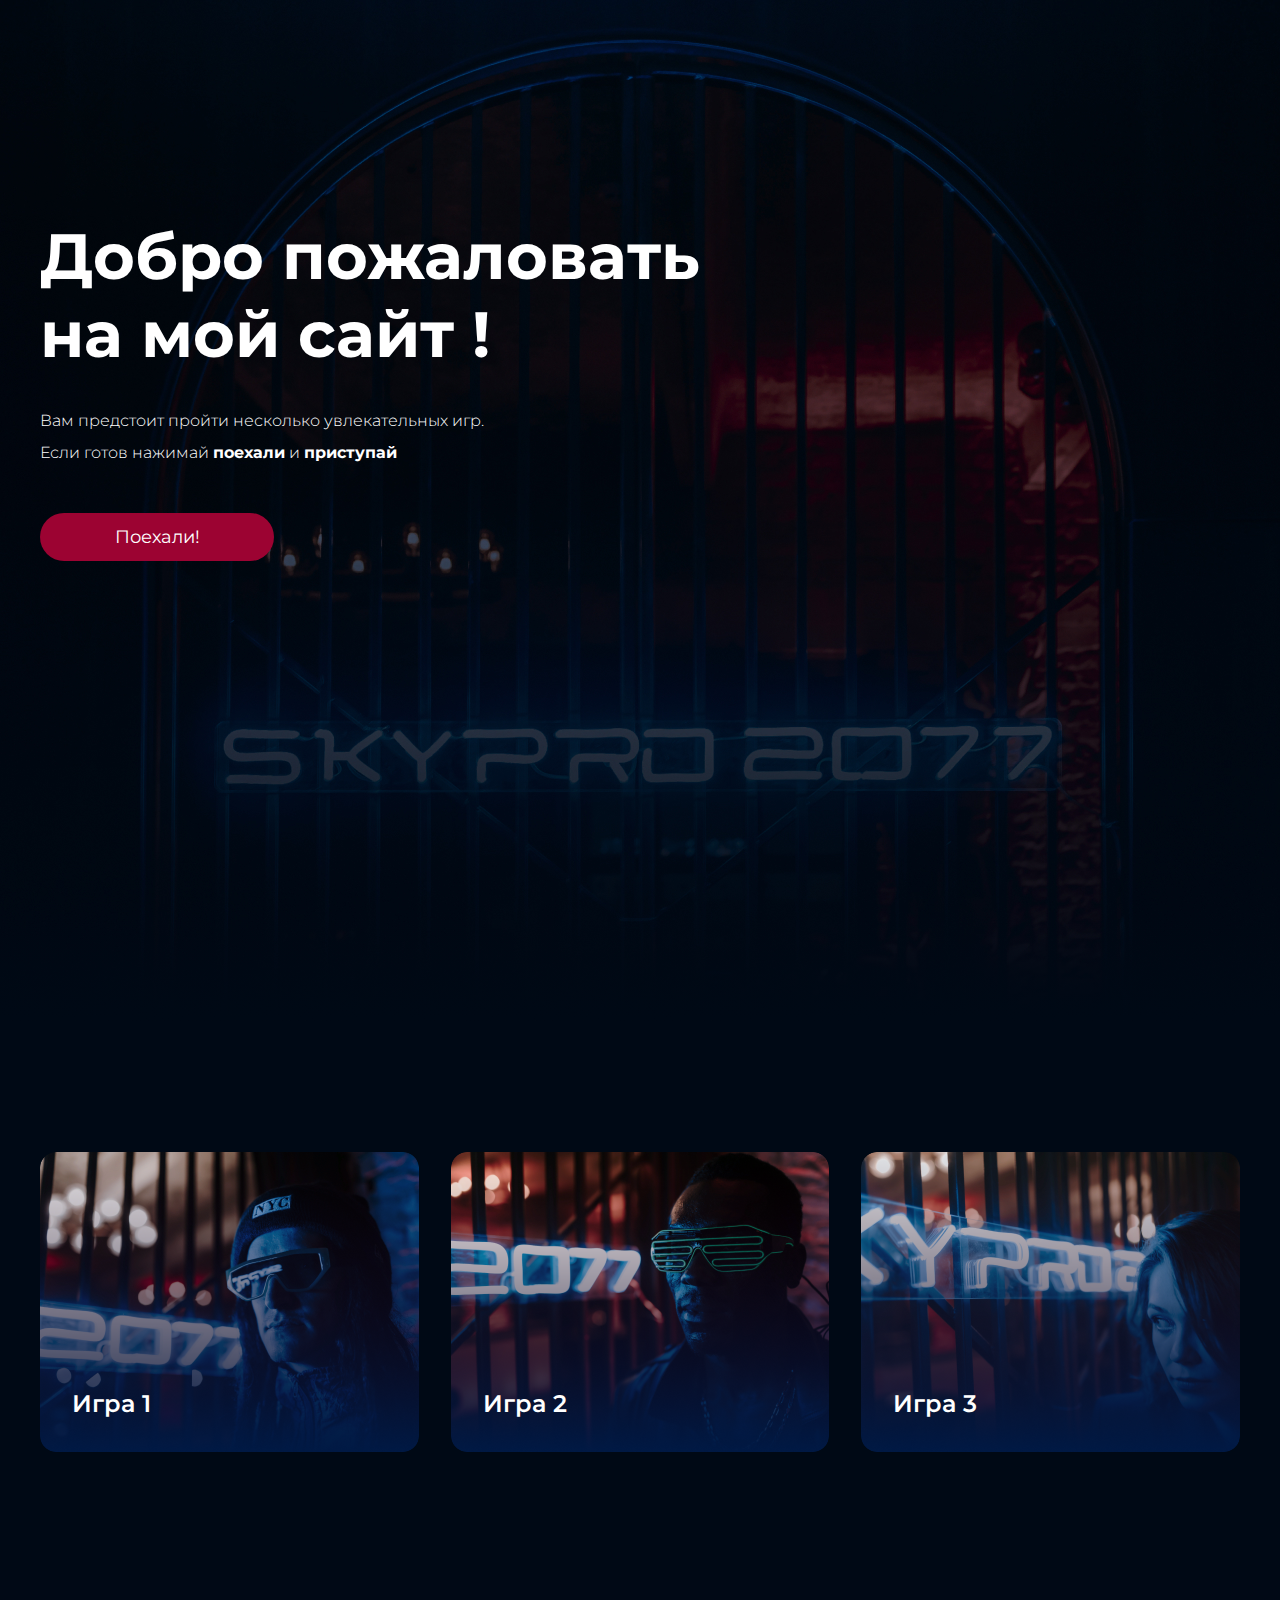
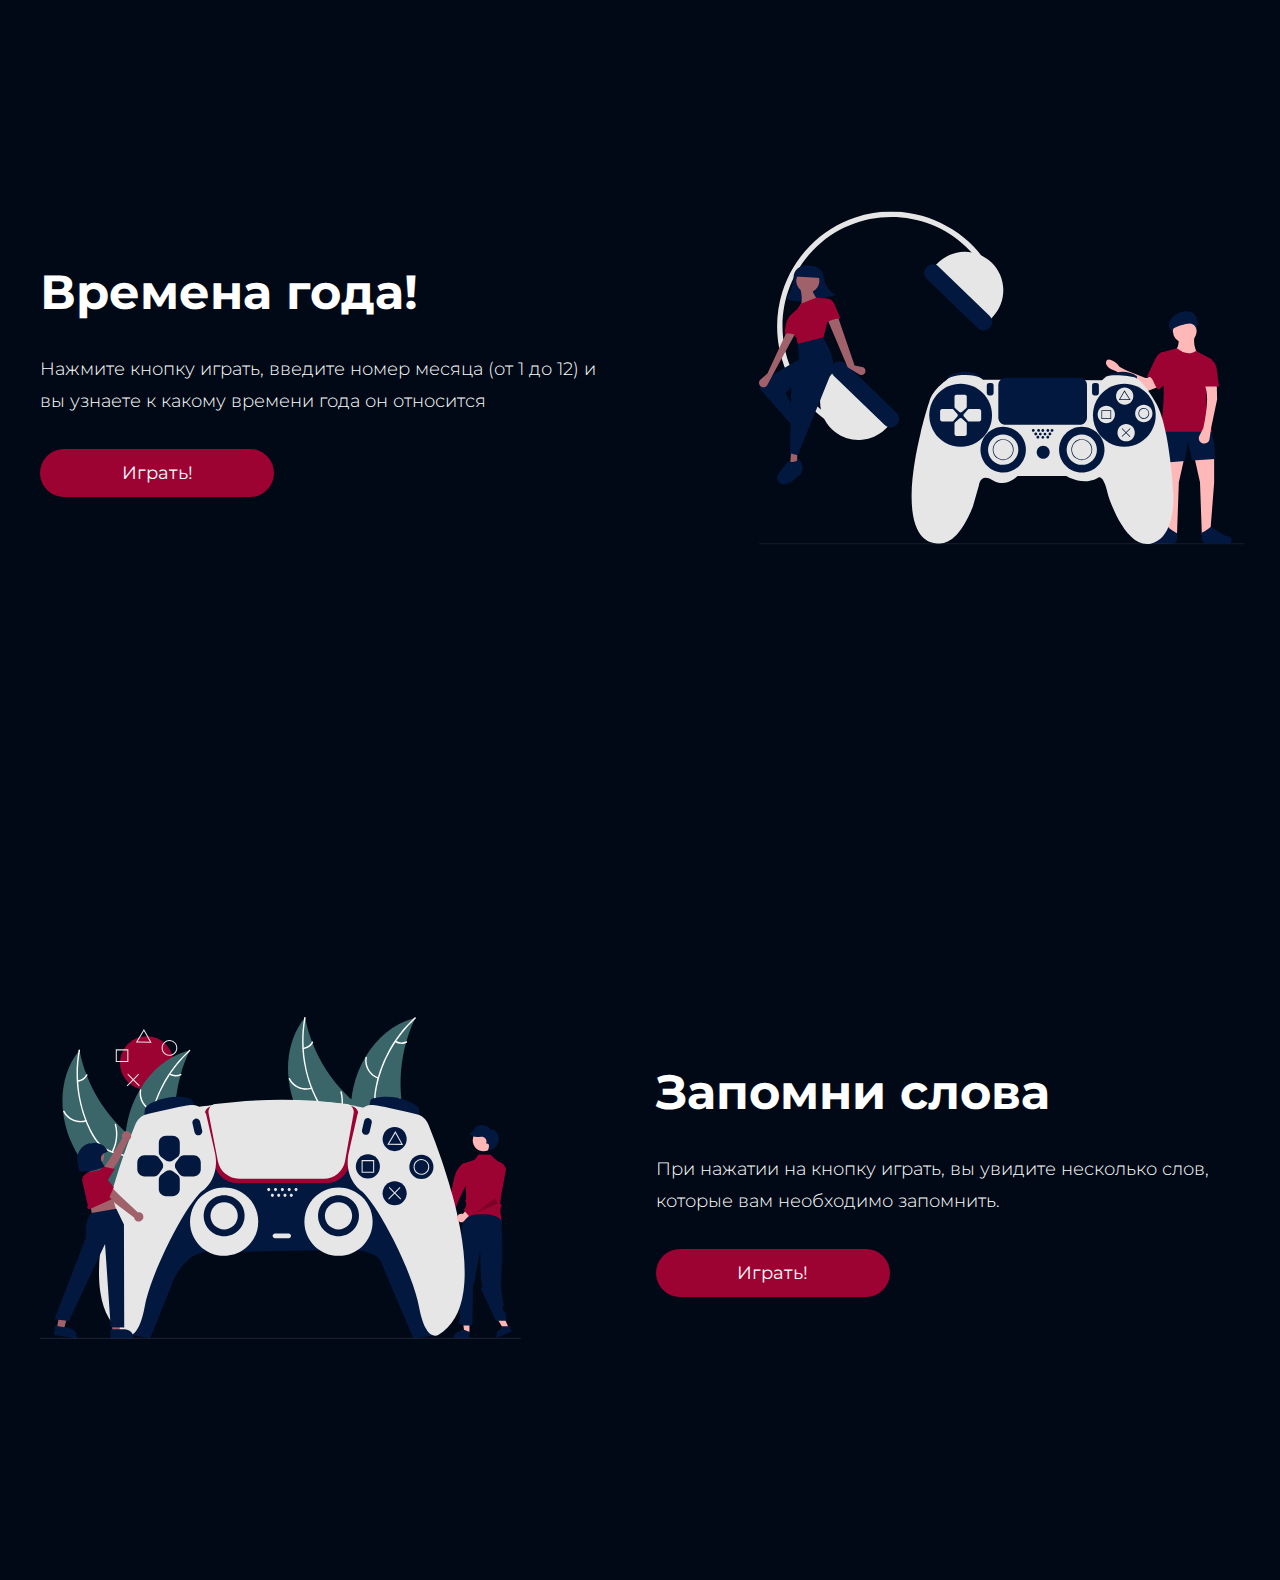
<file: index.html>
<!DOCTYPE html>
<html lang="ru">
<head>
    <meta charset="UTF-8">
    <meta name="viewport" content="width=device-width, initial-scale=1.0">
    <title>Добро пожаловать на мой сайт !</title>
    <link rel="preconnect" href="https://fonts.googleapis.com">
    <link rel="preconnect" href="https://fonts.gstatic.com" crossorigin>
    <link href="https://fonts.googleapis.com/css2?family=Montserrat:wght@400;500;600&display=swap" rel="stylesheet">
    <link rel="stylesheet" href="style.css">
</head>
<body>
    <div class="top center">
        <h1 class="title">Добро пожаловать<br>на мой сайт !</h1> 
        <p class="top_text">Вам предстоит пройти несколько увлекательных игр. Если готов нажимай <span class="text">поехали</span> и <span class="text">приступай</span></p>
        <a href="#" class="button-go">Поехали!</a>
    </div>
    <div class="games games__box center">
        <a onclick="getSeason()" href="#" class="games__item games__item_1">
            <p class="games__text">Игра 1</p>
        </a>
        <a onclick="rememberWords()" href="#" class="games__item games__item_2">
            <p class="games__text">Игра 2</p>
        </a>
        <a href="#" class="games__item games__item_3">
            <p class="games__text">Игра 3</p>
        </a>
    </div>
    <div class="seasons center">
        <div class="box-month">
            <h1 class="title_text">Времена года!</h1>
            <p class="month">Нажмите кнопку играть, введите номер месяца (от 1 до 12) и вы узнаете к какому времени года он относится</p>
            <a onclick="getSeason()" href="#" class="button-month">Играть!</a>
        </div>
        <div class="svg" href="#">
            <svg class="svg_image" width="485" height="334" viewBox="0 0 485 334" fill="none" xmlns="http://www.w3.org/2000/svg">
                <g clip-path="url(#clip0_700_26)">
                <path d="M416.377 139.54C423.062 146.577 430.52 147.7 438.752 142.909C435.298 137.353 434.475 131.309 435.396 124.942H419.36C420.071 130.537 419.88 135.746 416.377 139.54Z" fill="#FFB8B8"/>
                <path d="M442.854 323.699L451.431 319.208L455.16 271.671V246.592L435.396 246.218L440.989 271.297L442.854 323.699Z" fill="#FFB8B8"/>
                <path d="M417.992 323.699L409.415 319.208L405.686 271.671V246.592L425.45 246.218L419.856 271.297L417.992 323.699Z" fill="#FFB8B8"/>
                <path d="M404.817 251.832L425.7 249.961L429.056 230.871L433.158 249.587L455.906 248.089C456.403 238.994 455.141 229.634 452.177 220.016L402.206 218.893L404.817 251.832Z" fill="#03183F"/>
                <path d="M383.111 180.14L357.991 160.724C357.73 160.523 357.443 160.358 357.138 160.233L353.487 158.742C350.555 157.545 344.969 153.561 347.693 149.46C349.89 146.153 358.297 152.077 359.331 154.271C359.658 154.962 360.194 155.531 360.863 155.898L365.968 158.706C366.092 158.774 366.22 158.835 366.351 158.888L385.787 166.795C386.326 167.015 386.909 167.102 387.488 167.049C388.067 166.997 388.625 166.806 389.116 166.494L392.639 164.251C393.141 163.932 393.712 163.74 394.304 163.693C394.896 163.645 395.49 163.743 396.036 163.978C396.581 164.213 397.062 164.577 397.435 165.041C397.809 165.504 398.065 166.051 398.18 166.636L399.344 172.535C399.512 173.385 399.375 174.266 398.957 175.024C398.539 175.781 397.868 176.366 397.062 176.675L386.641 180.661C386.058 180.885 385.427 180.954 384.808 180.863C384.19 180.772 383.606 180.523 383.111 180.14Z" fill="#FFB8B8"/>
                <path d="M387.777 165.994C394.732 164.122 394.002 173.875 399.308 178.67L409.741 170.403L403.698 141.037C402.077 141.502 400.585 142.339 399.342 143.482C398.098 144.625 397.137 146.043 396.533 147.623L387.777 165.994Z" fill="#9C0332"/>
                <path d="M400.715 220.765H453.296C444.786 197.747 445.615 174.074 452.86 149.95C452.982 149.549 452.961 149.118 452.8 148.732C452.639 148.346 452.349 148.028 451.98 147.833L436.887 139.915C430.963 143.784 424.596 142.595 417.869 137.294L401.46 141.786C405.927 168.713 406.054 195.087 400.715 220.765Z" fill="#9C0332"/>
                <path d="M413.862 332.491L391.95 333.423C390.996 333.464 390.06 333.149 389.324 332.539C388.587 331.928 388.102 331.066 387.96 330.118C387.818 329.161 388.036 328.184 388.574 327.381C389.111 326.577 389.928 326.003 390.865 325.773L394.582 324.858L409.19 316.36C411.354 318.609 414.334 320.511 417.977 322.131L418.02 328.106C418.028 329.235 417.599 330.323 416.824 331.141C416.048 331.959 414.986 332.443 413.862 332.491Z" fill="#03183F"/>
                <path d="M484.783 333.5H0.176254V332.298H485L484.783 333.5Z" fill="#3F3D56" fill-opacity="0.4"/>
                <path d="M446.801 332.157L468.714 333.089C469.668 333.13 470.604 332.815 471.34 332.204C472.077 331.594 472.562 330.732 472.704 329.784C472.846 328.827 472.628 327.85 472.09 327.047C471.553 326.243 470.736 325.669 469.799 325.439L466.082 324.524L451.474 316.026C449.31 318.275 446.33 320.177 442.687 321.797L442.644 327.772C442.636 328.901 443.065 329.989 443.84 330.807C444.616 331.625 445.677 332.109 446.801 332.157Z" fill="#03183F"/>
                <path d="M425.7 131.68C432.291 131.68 437.633 126.317 437.633 119.702C437.633 113.087 432.291 107.724 425.7 107.724C419.109 107.724 413.767 113.087 413.767 119.702C413.767 126.317 419.109 131.68 425.7 131.68Z" fill="#FFB8B8"/>
                <path d="M444.346 217.022L440.403 224.716C440.056 225.395 439.855 226.14 439.814 226.903C439.774 227.665 439.895 228.428 440.169 229.14C440.443 229.852 440.864 230.498 441.404 231.036C441.945 231.573 442.592 231.989 443.305 232.257C444.058 232.541 444.866 232.652 445.668 232.581C446.47 232.511 447.246 232.261 447.939 231.85C448.633 231.438 449.225 230.877 449.674 230.206C450.122 229.535 450.416 228.771 450.532 227.972L452.177 216.648L458.144 188.2L457.771 173.977H445.838C449.908 184.556 447.889 200.16 444.346 217.022Z" fill="#FFB8B8"/>
                <path d="M443.973 175.474H460.008L457.681 157.822C457.365 155.428 456.457 153.152 455.04 151.201C453.622 149.25 451.741 147.686 449.567 146.652L443.973 175.474Z" fill="#9C0332"/>
                <path d="M438.387 113.104C438.625 111.504 438.525 109.872 438.093 108.313C437.661 106.755 436.906 105.305 435.879 104.058C433.843 101.64 430.43 99.6609 424.768 100.595C412.415 102.632 408.853 112.954 410.063 115.55C411.273 118.146 414.983 124.164 414.983 124.164C414.983 124.164 412.26 118.207 415.215 116.994C418.17 115.782 429.605 111.005 433.597 113.157C434.726 113.726 435.686 114.586 436.377 115.649C437.068 116.711 437.466 117.939 437.531 119.206L438.387 113.104Z" fill="#03183F"/>
                <path d="M234.139 63.2548L229.341 65.6983C223.815 54.776 216.493 44.867 207.685 36.3878C164.426 -5.35464 95.3993 -3.98991 53.812 39.43C12.2248 82.8499 13.5844 152.134 56.8429 193.877C65.0762 201.838 74.5085 208.445 84.7924 213.457L82.4453 218.316C66.1449 210.372 51.9618 198.649 41.0677 184.115C30.1737 169.581 22.8815 152.653 19.7936 134.731C16.7058 116.809 17.9109 98.4071 23.3094 81.045C28.708 63.6829 38.145 47.8594 50.8407 34.8818C63.5364 21.9042 79.1264 12.1451 96.3226 6.41078C113.519 0.676456 131.828 -0.868477 149.736 1.90363C167.645 4.67573 184.64 11.6853 199.316 22.3532C213.992 33.0211 225.928 47.041 234.139 63.2548Z" fill="#E6E6E6"/>
                <path d="M71.8174 163.721C64.7602 171.089 60.9081 180.97 61.1087 191.189C61.3092 201.407 65.5459 211.128 72.8867 218.211C80.2275 225.295 90.0711 229.161 100.252 228.96C110.433 228.759 120.117 224.506 127.174 217.138L133.784 210.237L78.4273 156.82L71.8174 163.721Z" fill="#E6E6E6"/>
                <path d="M74.7183 152.9C73.1474 154.544 72.2903 156.746 72.335 159.024C72.3797 161.301 73.3225 163.467 74.9566 165.048L125.73 214.042C127.366 215.621 129.561 216.483 131.831 216.438C134.1 216.393 136.259 215.445 137.832 213.802C139.406 212.16 140.264 209.957 140.22 207.679C140.175 205.401 139.23 203.234 137.594 201.655L86.8206 152.661C85.1829 151.084 82.989 150.224 80.7201 150.269C78.4513 150.314 76.2928 151.26 74.7183 152.9Z" fill="#03183F"/>
                <path d="M227.001 112.912L233.611 106.011C240.668 98.6427 244.52 88.7624 244.32 78.5435C244.119 68.3246 239.883 58.6042 232.542 51.5206C228.907 48.0132 224.619 45.2588 219.924 43.4145C215.229 41.5703 210.218 40.6723 205.176 40.772C194.996 40.9733 185.311 45.2258 178.254 52.5939L171.644 59.4952L227.001 112.912Z" fill="#E6E6E6"/>
                <path d="M167.596 55.9295C166.025 57.5734 165.168 59.7755 165.213 62.0528C165.258 64.3301 166.2 66.4966 167.835 68.0771L218.608 117.071C220.245 118.648 222.438 119.509 224.707 119.463C226.976 119.417 229.133 118.469 230.706 116.827C232.278 115.186 233.137 112.984 233.093 110.707C233.049 108.43 232.106 106.264 230.472 104.684L179.699 55.6903C178.061 54.1135 175.867 53.2533 173.598 53.2981C171.329 53.343 169.171 54.2893 167.596 55.9295Z" fill="#03183F"/>
                <path d="M189.014 169.153V165.173C189.014 165.173 206.32 155.402 220.381 165.173V168.791L189.014 169.153Z" fill="#03183F"/>
                <path d="M346.569 169.153V165.173C346.569 165.173 363.875 155.402 377.936 165.173V168.791L346.569 169.153Z" fill="#03183F"/>
                <path d="M240.932 168.792H223.986C223.986 168.792 219.66 163.725 205.239 164.087C190.817 164.449 187.933 168.792 187.933 168.792C187.933 168.792 173.692 178.381 170.447 190.324C170.447 190.324 152.961 242.977 152.6 284.232C152.24 325.487 168.103 331.277 176.396 332.362C184.688 333.448 199.47 332.001 213.891 295.45L220.021 274.099C220.021 274.099 221.102 261.433 234.082 269.395C247.061 277.356 258.598 265.052 258.598 265.052H307.271C307.271 265.052 323.495 275.185 338.277 267.224C338.277 267.224 344.045 259.624 349.453 285.318C349.453 285.318 366.038 338.153 391.636 332.724C417.234 327.296 414.35 283.146 414.35 283.146C414.35 283.146 410.925 215.655 396.864 191.771C396.864 191.771 383.344 166.982 374.33 165.896C374.33 165.896 354.861 162.278 347.29 165.535L342.964 169.153L240.932 168.792Z" fill="#E6E6E6"/>
                <path d="M201.633 235.74C218.957 235.74 233 221.644 233 204.256C233 186.868 218.957 172.772 201.633 172.772C184.31 172.772 170.266 186.868 170.266 204.256C170.266 221.644 184.31 235.74 201.633 235.74Z" fill="#03183F"/>
                <path d="M365.317 235.74C382.64 235.74 396.684 221.644 396.684 204.256C396.684 186.868 382.64 172.772 365.317 172.772C347.994 172.772 333.95 186.868 333.95 204.256C333.95 221.644 347.994 235.74 365.317 235.74Z" fill="#03183F"/>
                <path d="M207.099 197.235L202.917 200.948C202.563 201.261 202.107 201.434 201.635 201.434C201.163 201.434 200.707 201.261 200.353 200.948L196.164 197.235C195.959 197.054 195.795 196.832 195.682 196.582C195.568 196.333 195.509 196.062 195.508 195.788V185.572C195.509 185.056 195.713 184.562 196.077 184.198C196.441 183.833 196.934 183.629 197.447 183.629H205.83C206.343 183.628 206.836 183.832 207.2 184.195C207.564 184.559 207.769 185.053 207.77 185.568V195.781C207.767 196.057 207.706 196.33 207.591 196.581C207.475 196.832 207.307 197.055 207.099 197.235Z" fill="#E6E6E6"/>
                <path d="M207.099 211.273L202.917 207.564C202.563 207.251 202.107 207.078 201.635 207.078C201.163 207.078 200.707 207.251 200.353 207.564L196.164 211.277C195.959 211.458 195.795 211.68 195.682 211.93C195.568 212.179 195.509 212.45 195.508 212.724V222.929C195.507 223.445 195.71 223.939 196.072 224.304C196.435 224.669 196.927 224.875 197.44 224.876H205.83C206.343 224.877 206.836 224.673 207.2 224.309C207.564 223.946 207.769 223.452 207.77 222.936V212.728C207.767 212.451 207.706 212.179 207.591 211.928C207.475 211.677 207.307 211.454 207.099 211.273Z" fill="#E6E6E6"/>
                <path d="M194.642 209.749L198.341 205.544C198.653 205.189 198.825 204.731 198.825 204.258C198.825 203.784 198.653 203.327 198.341 202.971L194.642 198.766C194.462 198.561 194.24 198.396 193.991 198.282C193.743 198.169 193.473 198.109 193.2 198.108H183.033C182.519 198.109 182.027 198.314 181.664 198.679C181.301 199.044 181.097 199.539 181.097 200.055V208.468C181.096 208.984 181.299 209.478 181.661 209.843C182.024 210.209 182.516 210.414 183.029 210.415H193.204C193.477 210.412 193.746 210.351 193.994 210.237C194.242 210.122 194.463 209.956 194.642 209.749Z" fill="#E6E6E6"/>
                <path d="M208.628 209.749L204.936 205.541C204.623 205.186 204.451 204.728 204.451 204.254C204.451 203.78 204.623 203.323 204.936 202.968L208.635 198.763C208.815 198.557 209.037 198.392 209.286 198.278C209.534 198.165 209.804 198.106 210.077 198.104H220.244C220.758 198.103 221.25 198.307 221.614 198.671C221.978 199.034 222.183 199.528 222.184 200.044V208.465C222.185 208.98 221.982 209.475 221.619 209.84C221.257 210.205 220.765 210.411 220.251 210.412H210.081C209.805 210.411 209.534 210.352 209.283 210.238C209.032 210.124 208.809 209.957 208.628 209.749Z" fill="#E6E6E6"/>
                <path d="M244.177 261.433C256.721 261.433 266.89 251.226 266.89 238.635C266.89 226.044 256.721 215.836 244.177 215.836C231.632 215.836 221.463 226.044 221.463 238.635C221.463 251.226 231.632 261.433 244.177 261.433Z" fill="#03183F"/>
                <path d="M322.774 261.433C335.318 261.433 345.488 251.226 345.488 238.635C345.488 226.044 335.318 215.836 322.774 215.836C310.229 215.836 300.06 226.044 300.06 238.635C300.06 251.226 310.229 261.433 322.774 261.433Z" fill="#03183F"/>
                <path d="M244.177 253.834C252.54 253.834 259.319 247.029 259.319 238.635C259.319 230.241 252.54 223.436 244.177 223.436C235.814 223.436 229.034 230.241 229.034 238.635C229.034 247.029 235.814 253.834 244.177 253.834Z" fill="#E6E6E6"/>
                <path d="M244.177 249.129C242.109 249.129 240.087 248.514 238.368 247.361C236.648 246.208 235.308 244.569 234.517 242.651C233.726 240.733 233.519 238.623 233.922 236.587C234.325 234.552 235.321 232.682 236.783 231.214C238.246 229.746 240.109 228.747 242.137 228.342C244.165 227.937 246.267 228.145 248.178 228.939C250.088 229.733 251.721 231.078 252.87 232.804C254.019 234.53 254.632 236.559 254.632 238.635C254.629 241.417 253.526 244.085 251.566 246.052C249.606 248.02 246.949 249.126 244.177 249.129ZM244.177 228.864C242.251 228.864 240.369 229.437 238.768 230.511C237.168 231.584 235.92 233.11 235.183 234.896C234.446 236.681 234.254 238.646 234.629 240.541C235.005 242.436 235.932 244.177 237.293 245.544C238.655 246.91 240.389 247.841 242.278 248.218C244.166 248.595 246.123 248.401 247.902 247.662C249.681 246.922 251.201 245.67 252.271 244.063C253.34 242.456 253.911 240.567 253.911 238.635C253.908 236.044 252.882 233.561 251.057 231.729C249.232 229.897 246.758 228.867 244.177 228.864Z" fill="#03183F"/>
                <path d="M322.774 253.834C331.137 253.834 337.916 247.029 337.916 238.635C337.916 230.241 331.137 223.436 322.774 223.436C314.411 223.436 307.631 230.241 307.631 238.635C307.631 247.029 314.411 253.834 322.774 253.834Z" fill="#E6E6E6"/>
                <path d="M322.774 249.129C320.706 249.129 318.684 248.514 316.965 247.361C315.246 246.208 313.905 244.569 313.114 242.651C312.323 240.733 312.116 238.623 312.519 236.587C312.923 234.552 313.918 232.682 315.381 231.214C316.843 229.746 318.706 228.747 320.734 228.342C322.762 227.937 324.864 228.145 326.775 228.939C328.685 229.733 330.318 231.078 331.467 232.804C332.616 234.53 333.229 236.559 333.229 238.635C333.226 241.417 332.124 244.085 330.163 246.052C328.203 248.019 325.546 249.126 322.774 249.129ZM322.774 228.864C320.848 228.864 318.966 229.437 317.366 230.511C315.765 231.584 314.517 233.11 313.78 234.896C313.043 236.681 312.851 238.646 313.226 240.541C313.602 242.436 314.529 244.177 315.89 245.544C317.252 246.91 318.986 247.841 320.875 248.218C322.763 248.595 324.72 248.401 326.499 247.662C328.278 246.922 329.798 245.67 330.868 244.063C331.937 242.456 332.508 240.567 332.508 238.635C332.505 236.044 331.479 233.561 329.654 231.729C327.829 229.897 325.355 228.867 322.774 228.864Z" fill="#03183F"/>
                <path d="M284.196 247.682C287.78 247.682 290.686 244.765 290.686 241.168C290.686 237.57 287.78 234.654 284.196 234.654C280.612 234.654 277.707 237.57 277.707 241.168C277.707 244.765 280.612 247.682 284.196 247.682Z" fill="#03183F"/>
                <path d="M274.278 220.848C275.06 220.848 275.695 220.212 275.695 219.426C275.695 218.641 275.06 218.004 274.278 218.004C273.495 218.004 272.861 218.641 272.861 219.426C272.861 220.212 273.495 220.848 274.278 220.848Z" fill="#03183F"/>
                <path d="M279.585 220.848C280.367 220.848 281.002 220.212 281.002 219.426C281.002 218.641 280.367 218.004 279.585 218.004C278.802 218.004 278.168 218.641 278.168 219.426C278.168 220.212 278.802 220.848 279.585 220.848Z" fill="#03183F"/>
                <path d="M278.878 227.597C279.661 227.597 280.295 226.961 280.295 226.175C280.295 225.39 279.661 224.753 278.878 224.753C278.096 224.753 277.461 225.39 277.461 226.175C277.461 226.961 278.096 227.597 278.878 227.597Z" fill="#03183F"/>
                <path d="M283.836 227.778C284.632 227.778 285.278 227.13 285.278 226.331C285.278 225.531 284.632 224.883 283.836 224.883C283.039 224.883 282.394 225.531 282.394 226.331C282.394 227.13 283.039 227.778 283.836 227.778Z" fill="#03183F"/>
                <path d="M288.786 227.597C289.568 227.597 290.203 226.961 290.203 226.175C290.203 225.39 289.568 224.753 288.786 224.753C288.003 224.753 287.369 225.39 287.369 226.175C287.369 226.961 288.003 227.597 288.786 227.597Z" fill="#03183F"/>
                <path d="M276.755 224.402C277.537 224.402 278.172 223.765 278.172 222.98C278.172 222.194 277.537 221.558 276.755 221.558C275.972 221.558 275.338 222.194 275.338 222.98C275.338 223.765 275.972 224.402 276.755 224.402Z" fill="#03183F"/>
                <path d="M281.312 224.521C282.108 224.521 282.754 223.873 282.754 223.074C282.754 222.274 282.108 221.626 281.312 221.626C280.515 221.626 279.87 222.274 279.87 223.074C279.87 223.873 280.515 224.521 281.312 224.521Z" fill="#03183F"/>
                <path d="M285.999 224.521C286.795 224.521 287.441 223.873 287.441 223.074C287.441 222.274 286.795 221.626 285.999 221.626C285.202 221.626 284.557 222.274 284.557 223.074C284.557 223.873 285.202 224.521 285.999 224.521Z" fill="#03183F"/>
                <path d="M290.909 224.402C291.692 224.402 292.326 223.765 292.326 222.98C292.326 222.194 291.692 221.558 290.909 221.558C290.127 221.558 289.493 222.194 289.493 222.98C289.493 223.765 290.127 224.402 290.909 224.402Z" fill="#03183F"/>
                <path d="M283.836 220.903C284.632 220.903 285.278 220.254 285.278 219.455C285.278 218.656 284.632 218.008 283.836 218.008C283.039 218.008 282.394 218.656 282.394 219.455C282.394 220.254 283.039 220.903 283.836 220.903Z" fill="#03183F"/>
                <path d="M288.883 220.903C289.68 220.903 290.325 220.254 290.325 219.455C290.325 218.656 289.68 218.008 288.883 218.008C288.087 218.008 287.441 218.656 287.441 219.455C287.441 220.254 288.087 220.903 288.883 220.903Z" fill="#03183F"/>
                <path d="M293.033 220.848C293.815 220.848 294.45 220.212 294.45 219.426C294.45 218.641 293.815 218.004 293.033 218.004C292.25 218.004 291.616 218.641 291.616 219.426C291.616 220.212 292.25 220.848 293.033 220.848Z" fill="#03183F"/>
                <path d="M230.296 171.876C229.629 171.877 228.99 172.143 228.518 172.616C228.046 173.089 227.781 173.731 227.78 174.401V182C227.781 182.67 228.046 183.312 228.518 183.785C228.99 184.258 229.629 184.524 230.296 184.525H232.099C232.765 184.524 233.405 184.258 233.876 183.785C234.348 183.312 234.613 182.67 234.614 182V174.401C234.613 173.731 234.348 173.089 233.876 172.616C233.405 172.143 232.765 171.877 232.099 171.876H230.296Z" fill="#03183F"/>
                <path d="M335.573 171.876C334.906 171.876 334.266 172.143 333.795 172.616C333.323 173.089 333.058 173.731 333.057 174.401V182C333.058 182.67 333.323 183.312 333.795 183.785C334.266 184.258 334.906 184.524 335.573 184.525H337.375C338.042 184.524 338.682 184.258 339.153 183.785C339.625 183.312 339.89 182.67 339.891 182V174.401C339.89 173.731 339.625 173.089 339.153 172.616C338.682 172.143 338.042 171.876 337.375 171.876H335.573Z" fill="#03183F"/>
                <path d="M365.678 193.761C370.457 193.761 374.331 189.873 374.331 185.076C374.331 180.279 370.457 176.391 365.678 176.391C360.899 176.391 357.025 180.279 357.025 185.076C357.025 189.873 360.899 193.761 365.678 193.761Z" fill="#E6E6E6"/>
                <path d="M347.29 212.217C352.069 212.217 355.943 208.329 355.943 203.532C355.943 198.736 352.069 194.847 347.29 194.847C342.511 194.847 338.637 198.736 338.637 203.532C338.637 208.329 342.511 212.217 347.29 212.217Z" fill="#E6E6E6"/>
                <path d="M384.786 211.132C389.565 211.132 393.439 207.243 393.439 202.447C393.439 197.65 389.565 193.761 384.786 193.761C380.007 193.761 376.133 197.65 376.133 202.447C376.133 207.243 380.007 211.132 384.786 211.132Z" fill="#E6E6E6"/>
                <path d="M367.12 230.312C371.899 230.312 375.773 226.423 375.773 221.626C375.773 216.83 371.899 212.941 367.12 212.941C362.341 212.941 358.467 216.83 358.467 221.626C358.467 226.423 362.341 230.312 367.12 230.312Z" fill="#E6E6E6"/>
                <path d="M246.61 166.809C244.677 166.812 242.823 167.584 241.456 168.956C240.089 170.328 239.32 172.189 239.318 174.129V206.518C239.32 208.458 240.089 210.319 241.456 211.691C242.823 213.063 244.677 213.835 246.61 213.838H320.7C322.634 213.835 324.487 213.063 325.855 211.691C327.222 210.319 327.991 208.458 327.993 206.518V174.129C327.991 172.189 327.222 170.328 325.855 168.956C324.487 167.584 322.634 166.812 320.7 166.809H246.61Z" fill="#03183F"/>
                <path d="M371.556 189.057H359.822L365.487 179.31L371.556 189.057ZM361.078 188.333H370.255L365.508 180.71L361.078 188.333Z" fill="#03183F"/>
                <path d="M352.158 207.875H342.423V199.19H352.158V207.875ZM343.144 207.151H351.437V199.913H343.144V207.151Z" fill="#03183F"/>
                <path d="M384.786 207.875C383.717 207.875 382.671 207.556 381.782 206.96C380.892 206.363 380.199 205.516 379.79 204.524C379.38 203.532 379.273 202.441 379.482 201.388C379.691 200.335 380.206 199.367 380.962 198.608C381.718 197.849 382.682 197.332 383.731 197.123C384.78 196.913 385.867 197.021 386.856 197.431C387.844 197.842 388.689 198.538 389.283 199.431C389.877 200.323 390.194 201.373 390.194 202.446C390.193 203.886 389.622 205.265 388.608 206.283C387.595 207.301 386.22 207.873 384.786 207.875ZM384.786 197.742C383.859 197.742 382.953 198.018 382.182 198.535C381.411 199.052 380.811 199.787 380.456 200.646C380.101 201.506 380.008 202.452 380.189 203.364C380.37 204.277 380.816 205.115 381.472 205.773C382.127 206.431 382.963 206.879 383.872 207.061C384.781 207.242 385.723 207.149 386.58 206.793C387.436 206.437 388.168 205.834 388.683 205.06C389.198 204.286 389.473 203.377 389.473 202.446C389.472 201.199 388.977 200.003 388.099 199.121C387.22 198.24 386.029 197.743 384.786 197.742Z" fill="#03183F"/>
                <path d="M363.229 217.299L362.719 217.811L370.831 225.953L371.341 225.442L363.229 217.299Z" fill="#03183F"/>
                <path d="M371.016 217.293L362.725 225.256L363.223 225.779L371.515 217.816L371.016 217.293Z" fill="#03183F"/>
                <path d="M76.6379 84.1163C56.9526 89.5636 35.3964 93.6643 27.6724 87.3026C31.9013 80.2361 34.3405 73.2711 34.5474 66.4326C34.594 63.3037 35.8566 60.3168 38.0659 58.1089C39.5285 56.6906 41.2939 55.6256 43.2281 54.9947C45.1622 54.3639 47.2141 54.1838 49.228 54.4682L54.3368 55.1878C54.5088 55.212 54.6799 55.2395 54.8501 55.2703C57.3022 55.7366 59.5473 56.962 61.2702 58.7744C62.9931 60.5868 64.1073 62.8953 64.4564 65.3758C65.5327 72.791 69.1522 79.2105 76.6379 84.1163Z" fill="#03183F"/>
                <path d="M95.6268 154.467L103.28 156.051C103.864 156.171 104.415 156.422 104.891 156.783C105.367 157.144 105.757 157.607 106.033 158.138C106.309 158.669 106.463 159.256 106.485 159.854C106.507 160.453 106.395 161.049 106.159 161.599C105.931 162.131 105.591 162.607 105.163 162.995C104.736 163.383 104.229 163.674 103.68 163.849C103.13 164.023 102.549 164.077 101.976 164.006C101.404 163.935 100.853 163.742 100.362 163.439L88.6559 156.212L68.7724 109.295L79.071 106.305L95.6268 154.467Z" fill="#A0616A"/>
                <path d="M41.1101 216.03L35.3156 217.722L30.9294 208.629L35.3897 206.296L41.1101 216.03Z" fill="#A0616A"/>
                <path d="M38.1659 254.987L31.0562 253.097L32.1692 240.837L38.2878 241.215L38.1659 254.987Z" fill="#A0616A"/>
                <path d="M38.9074 207.531L31.3772 212.505L2.41556 179.623C1.78735 178.91 1.32345 178.067 1.05686 177.153C0.790277 176.239 0.72756 175.278 0.873163 174.337C1.01877 173.397 1.36911 172.5 1.89929 171.71C2.42946 170.921 3.12643 170.259 3.94061 169.77L40.0197 148.132L45.5457 164.065L26.7592 181.76L38.9074 207.531Z" fill="#03183F"/>
                <path d="M45.2488 224.743C45.23 224.767 45.2111 224.792 45.1921 224.817C44.7108 227.645 43.8656 230.225 41.9779 232.093C41.4183 233.359 40.4134 234.375 39.1552 234.945C37.8969 235.516 36.4734 235.601 35.1565 235.185C33.9146 234.792 32.8471 233.979 32.1366 232.884C31.4261 231.788 31.1168 230.479 31.2615 229.181L32.6686 216.557C36.044 215.778 38.6183 213.851 39.9213 210.103L43.2017 212.345C44.1725 213.004 44.9994 213.854 45.6321 214.843C46.2647 215.833 46.6898 216.942 46.8814 218.102C47.0729 219.262 47.027 220.449 46.7463 221.591C46.4656 222.733 45.9561 223.805 45.2488 224.743Z" fill="#03183F"/>
                <path d="M48.8186 81.4129C55.2196 81.4129 60.4087 76.2045 60.4087 69.7796C60.4087 63.3547 55.2196 58.1463 48.8186 58.1463C42.4176 58.1463 37.2286 63.3547 37.2286 69.7796C37.2286 76.2045 42.4176 81.4129 48.8186 81.4129Z" fill="#A0616A"/>
                <path d="M58.8556 88.3765L40.584 103.565L39.1609 97.3133L42.3501 92.4337C43.2352 87.6462 42.6638 82.3669 41.1429 76.767L53.0639 76.7779C53.5785 81.3033 55.3338 85.2511 58.8556 88.3765Z" fill="#A0616A"/>
                <path d="M63.9998 128.219L39.333 135.76L37.414 126.955C32.7913 120.725 30.7818 115.038 33.8061 110.399L32.2842 103.416C36.6499 99.9654 40.083 96.4354 41.9681 92.7727L57.1447 86.8204L68.3016 87.5094L71.5961 98.5912L63.9998 128.219Z" fill="#9C0332"/>
                <path d="M81.5239 107.544C76.2659 107.488 71.12 109.071 66.7958 112.074L68.3016 87.5094C69.83 87.7143 71.279 88.3151 72.5059 89.2526C73.7329 90.1901 74.6955 91.4321 75.2991 92.8564L81.5239 107.544Z" fill="#9C0332"/>
                <path d="M38.8302 244.149L31.001 242.215L32.1534 175.443L42.6665 163.887L40.3132 149.237L38.7904 132.826L64.4704 126.435C73.1504 142.254 78.3968 156.637 70.7386 165.621L38.8302 244.149Z" fill="#03183F"/>
                <path d="M37.032 266.694C36.9968 266.708 36.9617 266.722 36.9265 266.735C34.6531 269.385 32.1553 271.545 29.0149 272.305C27.6374 273.275 25.9523 273.701 24.2814 273.503C22.6105 273.305 21.0709 272.496 19.9564 271.231C18.9054 270.038 18.3001 268.515 18.244 266.923C18.1879 265.331 18.6845 263.77 19.6489 262.505L29.0222 250.211C33.0341 251.527 36.9283 251.139 40.6358 248.048L42.6568 252.459C43.2582 253.758 43.5894 255.167 43.6302 256.6C43.671 258.032 43.4206 259.458 42.8943 260.79C42.3679 262.123 41.5766 263.333 40.5687 264.348C39.5608 265.363 38.3574 266.162 37.032 266.694Z" fill="#03183F"/>
                <path d="M8.43183 162.498L1.55987 168.404C0.989616 168.894 0.551842 169.52 0.287144 170.226C0.0224452 170.931 -0.060616 171.692 0.0456582 172.437C0.151932 173.183 0.444105 173.89 0.895089 174.493C1.34607 175.095 1.94127 175.574 2.62552 175.884C3.65559 176.35 4.82377 176.407 5.8939 176.042C6.96403 175.677 7.85628 174.919 8.39029 173.919L13.3597 164.616L36.1491 122.872L27.578 121.255L8.43183 162.498Z" fill="#A0616A"/>
                <path d="M37.5223 124.045C33.0711 122.696 28.9015 121.902 25.6678 122.95C26.3457 114.531 27.7427 107.01 32.2842 103.416L38.7402 104.177L37.5223 124.045Z" fill="#9C0332"/>
                <path d="M61.7571 67.0821L36.9682 65.5511L37.2733 60.5749C45.9265 54.7183 54.1895 55.2286 62.0622 62.1058L61.7571 67.0821Z" fill="#03183F"/>
                </g>
                <defs>
                <clipPath id="clip0_700_26">
                <rect width="485" height="333" fill="white" transform="translate(0 0.5)"/>
                </clipPath>
                </defs>
                </svg>  
            </div>
    </div>
    <div class="remember center">
        <div class="svg-2" href="#">
            <svg class="svg_image2" width="481" height="322" viewBox="0 0 481 322" fill="none" xmlns="http://www.w3.org/2000/svg">
                <g clip-path="url(#clip0_1058_448)">
                <path d="M468.717 311.028L463.966 313.057L453.897 295.651L460.909 292.656L468.717 311.028Z" fill="#FFB6B6"/>
                <path d="M429.462 315.535L424.299 315.535L421.842 295.564H429.463L429.462 315.535Z" fill="#FFB6B6"/>
                <path d="M429.644 320.936L413.765 320.936V320.735C413.766 319.091 414.417 317.515 415.576 316.353C416.735 315.19 418.307 314.538 419.946 314.537H419.946L422.847 312.331L428.258 314.538L429.644 314.538L429.644 320.936Z" fill="#03183F"/>
                <path d="M471.605 314.486L456.998 320.728L456.919 320.542C456.276 319.03 456.259 317.324 456.871 315.8C457.483 314.275 458.673 313.056 460.181 312.412L460.182 312.411L461.987 309.241L467.828 309.144L469.103 308.599L471.605 314.486Z" fill="#03183F"/>
                <path d="M424.397 197.34L416.55 245.255L418.685 252.395L415.883 257.452L419.998 301.862L418.328 305.55L422.995 308.436H432.493L432.997 268.231L435.343 262.328V259.075L440.119 234.559L440.998 262.602L442.388 268.514L441.221 272.724L442.745 275.673L455.813 303.809H466.463L465.639 297.446C467.547 296.477 462.774 293.646 462.316 291.551L463.884 288.013L462.316 281.33L460.878 268.272L462.394 240.707L461.681 203.588C458.105 198.781 454.138 195.073 449.222 194.035L424.397 197.34Z" fill="#03183F"/>
                <path d="M443.508 134.24C449.452 134.24 454.27 129.408 454.27 123.448C454.27 117.488 449.452 112.656 443.508 112.656C437.564 112.656 432.745 117.488 432.745 123.448C432.745 129.408 437.564 134.24 443.508 134.24Z" fill="#FFB6B6"/>
                <path d="M399.134 208.661C398.999 208.055 398.999 207.427 399.134 206.821C399.268 206.215 399.533 205.645 399.91 205.153C400.288 204.661 400.768 204.258 401.318 203.972C401.867 203.686 402.473 203.524 403.091 203.498L407.427 189.046L412.439 195.066L407.554 207.867C407.528 208.912 407.121 209.912 406.41 210.676C405.699 211.44 404.733 211.916 403.695 212.014C402.657 212.112 401.62 211.825 400.779 211.207C399.938 210.589 399.353 209.683 399.134 208.661Z" fill="#FFB6B6"/>
                <path d="M427.258 149.258L425.315 145.698L422.811 146.536C422.811 146.536 420.047 148.325 416.177 155.076C414.387 158.199 410.517 178.223 410.517 178.223L401.473 202.237L410.694 203.801L418.387 184.01L427.307 165.07L427.258 149.258Z" fill="#9C0332"/>
                <path d="M443.109 197.189C450.687 197.189 458.333 198.685 461.464 204.034C461.382 202.871 461.177 200.854 460.964 199.004L460.18 194.033L460.974 189.475L462.023 188.423L460.144 186.539L461.426 177.025L465.657 154.612C465.989 152.848 465.73 151.025 464.921 149.424C464.113 147.823 462.799 146.536 461.185 145.761L457.119 143.801L450.529 137.671L438.608 137.582L434.719 142.652L424.481 146.139L426.199 181.788L425.073 184.423C425.325 184.656 425.858 185.153 426.146 185.473C426.554 185.925 426.034 188.256 425.688 189.605L425.212 193.198L426.71 194.271L424.763 196.578L424.374 199.506C426.307 199.047 434.666 197.189 443.109 197.189Z" fill="#9C0332"/>
                <path d="M446.261 133.712C446.307 133.61 446.353 133.508 446.399 133.406C446.381 133.407 446.364 133.409 446.346 133.41L446.261 133.712Z" fill="#03183F"/>
                <path d="M454.57 113.147C454.059 112.663 453.394 112.375 452.693 112.333C451.997 112.356 451.291 112.986 451.436 113.669C450.157 111.4 448.123 109.654 445.689 108.739C443.255 107.824 440.577 107.797 438.126 108.665C436.396 109.277 434.7 110.501 434.302 112.296C434.264 112.768 434.123 113.225 433.891 113.637C433.69 113.857 433.429 114.014 433.141 114.087C432.852 114.16 432.548 114.147 432.267 114.05L432.25 114.045C432.154 114.012 432.05 114.008 431.952 114.035C431.853 114.062 431.765 114.118 431.699 114.196C431.633 114.273 431.592 114.369 431.58 114.47C431.569 114.572 431.588 114.674 431.636 114.764L432.125 115.68C431.508 115.818 430.867 115.804 430.256 115.64C430.155 115.613 430.048 115.619 429.95 115.655C429.851 115.692 429.767 115.759 429.708 115.846C429.649 115.932 429.618 116.035 429.619 116.141C429.621 116.246 429.655 116.348 429.717 116.433C430.53 117.549 431.592 118.459 432.818 119.09C434.044 119.722 435.4 120.058 436.778 120.072C438.734 120.06 440.709 119.384 442.613 119.835C443.349 120.01 444.037 120.347 444.626 120.823C445.215 121.299 445.691 121.901 446.018 122.585C446.344 123.269 446.514 124.018 446.515 124.777C446.516 125.535 446.347 126.284 446.021 126.969C446.606 126.328 447.736 126.48 448.334 127.108C448.61 127.445 448.813 127.835 448.932 128.253C449.051 128.672 449.084 129.111 449.027 129.542C448.867 130.864 448.476 132.148 447.871 133.333C450.183 133.262 452.418 132.48 454.273 131.095C456.129 129.709 457.516 127.786 458.246 125.584C458.977 123.383 459.016 121.01 458.358 118.786C457.701 116.562 456.378 114.593 454.57 113.147H454.57Z" fill="#03183F"/>
                <path d="M106.736 72.8543C121.514 72.8543 133.494 60.8417 133.494 46.0234C133.494 31.2051 121.514 19.1925 106.736 19.1925C91.9581 19.1925 79.9782 31.2051 79.9782 46.0234C79.9782 60.8417 91.9581 72.8543 106.736 72.8543Z" fill="#9C0332"/>
                <path d="M31.5305 125.837C18.1042 96.0585 18.5993 58.3124 39.4363 33.1837C46.4075 68.0287 65.4456 99.2782 93.1823 121.403C103.91 129.897 116.724 138.224 119.654 151.611C121.478 159.941 118.893 168.752 114.425 176.008C109.956 183.264 103.727 189.233 97.5687 195.116L96.8778 197.129C70.0816 178.526 44.9567 155.616 31.5305 125.837Z" fill="#3A6569"/>
                <path d="M40.0163 33.5471C35.2209 59.8773 38.7833 87.9143 50.4391 112.038C52.959 117.253 55.968 122.324 59.9965 126.519C64.0269 130.715 68.8457 133.357 74.3892 134.98C79.4571 136.463 84.8123 137.393 89.4323 140.086C94.3019 142.924 97.324 147.688 98.5013 153.15C99.9417 159.833 98.9014 166.637 97.6534 173.255C96.2678 180.603 94.7125 188.213 96.7204 195.6C96.9636 196.495 95.5645 196.821 95.3216 195.927C91.8282 183.076 98.6202 170.401 97.6708 157.48C97.2278 151.451 94.9701 145.519 89.8147 142.026C85.3065 138.971 79.7849 138.008 74.6407 136.55C69.2391 135.02 64.3881 132.681 60.2603 128.803C56.0377 124.835 52.8247 119.872 50.1829 114.744C44.2248 103.179 40.2972 90.4376 38.2192 77.609C35.8297 62.8642 35.9732 47.8182 38.6435 33.122C38.8092 32.2125 40.1808 32.6435 40.0162 33.5471H40.0163Z" fill="white"/>
                <path d="M46.2378 104.397C41.8881 105.795 37.1845 105.597 32.967 103.838C28.7495 102.079 25.2927 98.8748 23.214 94.7965C22.7962 93.9699 24.0577 93.2801 24.476 94.1078C26.4047 97.9091 29.625 100.894 33.5557 102.523C37.4864 104.153 41.8685 104.32 45.9111 102.994C46.79 102.707 47.1116 104.111 46.2378 104.397H46.2378Z" fill="white"/>
                <path d="M71.7209 134.567C76.0673 126.28 77.1393 116.656 74.7232 107.612C74.4831 106.716 75.8821 106.39 76.122 107.284C78.6187 116.7 77.4828 126.714 72.9409 135.327C72.5074 136.148 71.2897 135.383 71.7208 134.567H71.7209Z" fill="white"/>
                <path d="M37.6762 63.3321C39.4716 63.1429 41.192 62.5095 42.6829 61.4888C44.1739 60.4681 45.3886 59.0921 46.2182 57.4843C46.641 56.6586 47.8584 57.4242 47.4382 58.2445C46.5135 60.0166 45.1701 61.5346 43.5253 62.666C41.8805 63.7973 39.9845 64.5076 38.0028 64.7347C37.8178 64.7718 37.6257 64.7369 37.4654 64.637C37.3052 64.5372 37.1889 64.3799 37.1401 64.1971C37.0978 64.0112 37.1304 63.816 37.2307 63.6541C37.3311 63.4921 37.4912 63.3764 37.6762 63.3321Z" fill="white"/>
                <path d="M149.785 33.4755C149.536 33.9986 149.286 34.5217 149.043 35.0556C145.725 42.1063 142.985 49.4155 140.848 56.9112C140.674 57.4881 140.506 58.0754 140.349 58.6561C135.393 76.7699 133.834 95.6489 135.752 114.333C136.521 121.768 137.854 129.132 139.738 136.364C142.341 146.351 145.955 156.971 145.14 166.944C145.066 167.985 144.928 169.021 144.727 170.045L99.3805 197.818C99.2458 197.829 99.117 197.851 98.9818 197.863L97.2218 199.055C97.0987 198.689 96.9788 198.306 96.8556 197.94C96.7833 197.728 96.7211 197.51 96.6488 197.298C96.6038 197.154 96.5592 197.01 96.5104 196.884C96.4953 196.836 96.4806 196.788 96.4718 196.751C96.423 196.624 96.3911 196.501 96.3486 196.385C95.6726 194.249 95.0104 192.105 94.362 189.952C94.3557 189.941 94.3557 189.941 94.3595 189.925C89.4609 173.51 85.8859 156.54 84.9931 139.566C84.9664 139.056 84.9329 138.535 84.927 138.011C84.5669 130.358 84.8313 122.688 85.7174 115.078C86.216 110.912 86.9245 106.775 87.8404 102.681C90.227 92.1081 94.2573 81.9775 99.7836 72.6604C110.803 54.0886 127.623 39.2573 148.208 33.8715C148.735 33.7341 149.252 33.6025 149.785 33.4755Z" fill="#3A6569"/>
                <path d="M150.035 34.1149C130.396 52.2431 116.407 76.7797 111.229 103.078C110.109 108.763 109.467 114.628 110.165 120.41C110.863 126.194 113.125 131.212 116.576 135.855C119.732 140.099 123.45 144.074 125.521 149.013C127.705 154.22 127.258 159.847 124.918 164.919C122.056 171.125 117.14 175.929 112.17 180.46C106.652 185.49 100.84 190.628 98.0084 197.738C97.6653 198.599 96.3523 198.015 96.6949 197.155C101.622 184.785 114.656 178.765 121.656 167.875C124.922 162.794 126.681 156.695 124.662 150.793C122.897 145.632 119.066 141.53 115.834 137.26C112.44 132.777 109.971 127.982 109.004 122.393C108.015 116.676 108.429 110.773 109.399 105.084C111.586 92.253 116.1 79.7084 122.144 68.211C129.089 54.9955 138.238 43.0688 149.194 32.9468C149.872 32.3206 150.709 33.4928 150.035 34.1149L150.035 34.1149Z" fill="white"/>
                <path d="M112.462 94.4406C108.15 92.9307 104.513 89.933 102.201 85.9827C99.8899 82.0324 99.054 77.3868 99.843 72.8756C100.006 71.9633 101.427 72.1741 101.264 73.0876C100.522 77.2871 101.301 81.6144 103.461 85.2885C105.621 88.9625 109.019 91.7414 113.043 93.1235C113.917 93.4249 113.331 94.7402 112.462 94.4406H112.462Z" fill="white"/>
                <path d="M114.694 133.914C123.139 129.922 129.774 122.884 133.275 114.205C133.621 113.344 134.934 113.928 134.589 114.788C130.929 123.813 124.009 131.122 115.211 135.257C114.373 135.651 113.859 134.305 114.694 133.914L114.694 133.914Z" fill="white"/>
                <path d="M130.283 56.4839C131.83 57.4168 133.584 57.9497 135.387 58.0348C137.19 58.12 138.986 57.7547 140.614 56.9717C141.447 56.5677 141.96 57.9139 141.132 58.3153C139.329 59.1719 137.345 59.5729 135.353 59.4833C133.36 59.3936 131.42 58.8161 129.701 57.8011C129.531 57.719 129.399 57.5751 129.331 57.3986C129.263 57.2222 129.264 57.0264 129.335 56.851C129.413 56.677 129.556 56.5408 129.734 56.4721C129.911 56.4034 130.108 56.4076 130.283 56.4839Z" fill="white"/>
                <path d="M257.137 93.2194C243.71 63.4405 244.205 25.6944 265.042 0.565674C272.014 35.4107 291.052 66.6601 318.788 88.785C329.516 97.2788 342.33 105.606 345.261 118.993C347.084 127.323 344.499 136.134 340.031 143.39C335.562 150.646 329.333 156.615 323.175 162.498L322.484 164.511C295.688 145.908 270.563 122.998 257.137 93.2194Z" fill="#3A6569"/>
                <path d="M265.622 0.929038C260.827 27.2593 264.389 55.2962 276.045 79.4197C278.565 84.6351 281.574 89.7058 285.603 93.9005C289.633 98.097 294.452 100.739 299.995 102.362C305.063 103.845 310.418 104.775 315.038 107.468C319.908 110.306 322.93 115.07 324.107 120.532C325.548 127.215 324.507 134.019 323.259 140.637C321.874 147.985 320.319 155.595 322.326 162.982C322.57 163.877 321.17 164.203 320.928 163.309C317.434 150.458 324.226 137.783 323.277 124.862C322.834 118.833 320.576 112.901 315.421 109.408C310.912 106.353 305.391 105.39 300.247 103.932C294.845 102.402 289.994 100.063 285.866 96.1849C281.644 92.2174 278.431 87.2539 275.789 82.126C269.831 70.5612 265.903 57.8195 263.825 44.9909C261.436 30.2462 261.579 15.2002 264.25 0.503953C264.415 -0.405584 265.787 0.0254677 265.622 0.929038H265.622Z" fill="white"/>
                <path d="M271.844 71.7789C267.494 73.1767 262.791 72.9787 258.573 71.2201C254.356 69.4615 250.899 66.2569 248.82 62.1786C248.402 61.352 249.664 60.6622 250.082 61.4899C252.011 65.2912 255.231 68.276 259.162 69.9055C263.093 71.535 267.475 71.702 271.517 70.3763C272.396 70.0892 272.718 71.4935 271.844 71.7789Z" fill="white"/>
                <path d="M297.327 101.949C301.673 93.6623 302.745 84.0377 300.329 74.994C300.089 74.0982 301.488 73.7717 301.728 74.6665C304.225 84.0823 303.089 94.0959 298.547 102.709C298.113 103.53 296.896 102.765 297.327 101.949H297.327Z" fill="white"/>
                <path d="M263.282 30.714C265.078 30.5248 266.798 29.8914 268.289 28.8708C269.78 27.8501 270.995 26.4741 271.824 24.8663C272.247 24.0405 273.464 24.8061 273.044 25.6265C272.12 27.3986 270.776 28.9166 269.131 30.0479C267.487 31.1793 265.591 31.8895 263.609 32.1166C263.424 32.1538 263.232 32.1188 263.072 32.019C262.911 31.9191 262.795 31.7619 262.746 31.5791C262.704 31.3932 262.736 31.198 262.837 31.036C262.937 30.874 263.097 30.7583 263.282 30.714V30.714Z" fill="white"/>
                <path d="M375.391 0.857422C375.142 1.38056 374.892 1.90371 374.649 2.43754C371.331 9.48822 368.591 16.7975 366.454 24.2932C366.28 24.8701 366.112 25.4573 365.955 26.0381C360.999 44.1519 359.44 63.0309 361.358 81.7153C362.127 89.1495 363.46 96.5143 365.344 103.746C367.947 113.733 371.561 124.353 370.746 134.326C370.672 135.367 370.534 136.403 370.333 137.427L324.986 165.2C324.852 165.211 324.723 165.233 324.588 165.245L322.828 166.437C322.705 166.071 322.585 165.688 322.462 165.322C322.389 165.11 322.327 164.892 322.255 164.68C322.21 164.536 322.165 164.392 322.116 164.266C322.101 164.218 322.087 164.17 322.078 164.133C322.029 164.006 321.997 163.883 321.955 163.766C321.279 161.631 320.616 159.487 319.968 157.334C319.962 157.323 319.962 157.323 319.966 157.307C315.067 140.892 311.492 123.922 310.599 106.948C310.572 106.438 310.539 105.917 310.533 105.393C310.173 97.74 310.437 90.0699 311.323 82.4598C311.822 78.2942 312.531 74.1567 313.446 70.063C315.833 59.4901 319.863 49.3594 325.39 40.0424C336.409 21.4706 353.229 6.63924 373.814 1.25342C374.341 1.11603 374.858 0.984437 375.391 0.857422Z" fill="#3A6569"/>
                <path d="M375.641 1.49697C356.002 19.6252 342.013 44.1618 336.835 70.4597C335.715 76.1453 335.073 82.0105 335.771 87.7918C336.469 93.5756 338.731 98.5941 342.182 103.237C345.338 107.481 349.056 111.456 351.128 116.395C353.311 121.602 352.864 127.229 350.525 132.301C347.662 138.507 342.746 143.311 337.776 147.842C332.258 152.872 326.447 158.01 323.615 165.12C323.271 165.981 321.958 165.397 322.301 164.537C327.228 152.167 340.262 146.147 347.262 135.257C350.528 130.176 352.287 124.077 350.268 118.175C348.503 113.014 344.672 108.912 341.44 104.643C338.046 100.159 335.577 95.3638 334.61 89.775C333.621 84.058 334.036 78.1552 335.005 72.4659C337.192 59.6351 341.706 47.0905 347.75 35.593C354.695 22.3776 363.844 10.4509 374.8 0.328847C375.478 -0.29736 376.315 0.874869 375.641 1.49698L375.641 1.49697Z" fill="white"/>
                <path d="M338.068 61.8225C333.756 60.3127 330.119 57.3149 327.808 53.3646C325.496 49.4143 324.66 44.7688 325.449 40.2575C325.612 39.3453 327.033 39.5561 326.87 40.4695C326.128 44.669 326.907 48.9963 329.067 52.6704C331.227 56.3445 334.625 59.1233 338.649 60.5054C339.523 60.8068 338.937 62.1222 338.068 61.8225H338.068Z" fill="white"/>
                <path d="M340.3 101.296C348.745 97.3037 355.38 90.2661 358.881 81.5866C359.227 80.7264 360.541 81.3104 360.195 82.1696C356.535 91.1949 349.615 98.5044 340.817 102.639C339.979 103.033 339.465 101.687 340.3 101.296L340.3 101.296Z" fill="white"/>
                <path d="M355.889 23.866C357.436 24.7988 359.19 25.3318 360.993 25.4169C362.796 25.502 364.592 25.1367 366.22 24.3538C367.054 23.9498 367.566 25.296 366.738 25.6974C364.935 26.554 362.951 26.955 360.959 26.8654C358.966 26.7757 357.026 26.1982 355.307 25.1831C355.137 25.1011 355.005 24.9572 354.937 24.7807C354.869 24.6043 354.87 24.4084 354.941 24.2331C355.019 24.0591 355.162 23.9229 355.34 23.8542C355.517 23.7855 355.714 23.7897 355.889 23.866Z" fill="white"/>
                <path d="M86.0119 314.07L90.9683 317.919L110.239 321.271L131.658 267.883C131.658 267.883 144.774 226.738 181.501 235.155L299.551 233.051C299.551 233.051 335.796 229.326 341.786 246.466C342.921 249.713 373.529 321.435 373.529 321.435L394.988 318.398L392.416 257.251L341.448 138.616L252.855 133.07L161.564 139.406L86.0119 314.07Z" fill="#03183F"/>
                <path d="M184.124 238.838C202.959 238.838 218.228 223.528 218.228 204.642C218.228 185.756 202.959 170.445 184.124 170.445C165.29 170.445 150.021 185.756 150.021 204.642C150.021 223.528 165.29 238.838 184.124 238.838Z" fill="#E6E6E6"/>
                <path d="M298.501 238.838C317.336 238.838 332.605 223.528 332.605 204.642C332.605 185.756 317.336 170.445 298.501 170.445C279.667 170.445 264.398 185.756 264.398 204.642C264.398 223.528 279.667 238.838 298.501 238.838Z" fill="#E6E6E6"/>
                <path d="M144.25 92.583L158.292 89.8221C158.292 89.8221 264.014 74.6957 330.838 92.583L325.784 106.788L148.972 105.735L144.25 92.583Z" fill="#E6E6E6"/>
                <path d="M286.795 165.973H197.073C186.179 165.973 176.764 158.41 174.686 147.988L164.867 98.7433C164.649 97.6687 164.658 96.5604 164.892 95.4893C165.126 94.4182 165.58 93.4078 166.226 92.5226C166.901 91.5939 167.759 90.8143 168.747 90.2322C169.735 89.6501 170.832 89.2779 171.97 89.1387C219.291 83.2489 266.149 83.2389 311.243 89.1081C312.364 89.2459 313.446 89.6136 314.42 90.1885C315.394 90.7634 316.239 91.5331 316.904 92.4497C317.545 93.3221 318 94.3174 318.242 95.3739C318.483 96.4303 318.504 97.5252 318.305 98.5904L309.241 147.684C307.285 158.282 297.845 165.973 286.795 165.973Z" fill="#9C0332"/>
                <path d="M104.338 100.6L104.729 93.5532C104.79 92.4553 105.115 91.3886 105.677 90.4443C106.239 89.5 107.02 88.7063 107.955 88.1312C113.62 84.6463 128.901 76.9737 148.403 80.9957C149.772 81.2799 151.021 81.9801 151.98 83.001C152.938 84.0219 153.56 85.3141 153.761 86.7019L154.283 90.3686L104.338 100.6Z" fill="#03183F"/>
                <path d="M379.337 100.6L329.392 90.3687L330.231 84.4778C330.328 83.7822 330.63 83.1315 331.098 82.6094C331.567 82.0872 332.18 81.7175 332.86 81.5478C355.35 75.8884 372.564 85.9387 377.305 89.1539C377.755 89.4602 378.129 89.866 378.397 90.3401C378.666 90.8142 378.822 91.3439 378.854 91.8882L379.337 100.6Z" fill="#03183F"/>
                <path d="M88.4802 318.665C87.2766 318.678 86.0946 318.345 85.0742 317.704C71.7012 309.874 63.3639 295.525 60.313 275.066C57.7929 258.168 58.8453 236.957 63.4408 212.023C71.5882 167.817 88.6644 123.63 95.628 106.684C96.5505 104.448 97.9841 102.46 99.8132 100.88C101.642 99.3008 103.816 98.1743 106.158 97.5913C120.514 94.0507 145.575 88.1111 152.12 88.1111C161.089 88.1111 165.942 96.5772 165.99 96.6627L166.017 96.7326L173.893 130.982V131.476C178.239 146.219 175.01 156.868 171.534 163.206C167.761 170.086 162.879 173.521 162.83 173.555C155.165 179.407 142.675 198.258 130.246 222.747C117.329 248.195 107.754 273.305 104.633 289.918C100.812 310.251 95.212 316.476 91.1865 318.117C90.3286 318.475 89.4093 318.661 88.4802 318.665Z" fill="#E6E6E6"/>
                <path d="M283.838 161.765H199.062C194.059 161.758 189.213 160.009 185.352 156.818C181.492 153.626 178.856 149.189 177.895 144.266L168.617 96.3718C168.411 95.3116 168.424 94.2204 168.655 93.1654C168.886 92.1105 169.33 91.1142 169.96 90.2382C170.591 89.3621 171.393 88.6249 172.318 88.0721C173.244 87.5192 174.272 87.1624 175.34 87.0238C220.055 81.2956 264.331 81.2858 306.94 86.994C307.993 87.1378 309.006 87.4939 309.919 88.041C310.831 88.588 311.623 89.3147 312.248 90.1771C312.873 91.0395 313.317 92.0198 313.553 93.059C313.79 94.0981 313.814 95.1745 313.625 96.2233L305.06 143.97C304.168 148.962 301.554 153.481 297.674 156.734C293.793 159.987 288.896 161.768 283.838 161.765Z" fill="#E6E6E6"/>
                <path d="M395.197 318.666C394.267 318.661 393.347 318.475 392.488 318.117C388.463 316.476 382.863 310.251 379.042 289.918C375.921 273.305 366.346 248.195 353.429 222.747C341 198.259 328.51 179.407 320.835 173.548C320.796 173.521 315.914 170.086 312.141 163.207C308.665 156.868 305.436 146.219 309.782 131.476L309.788 130.923L317.667 96.6957L317.685 96.6629C317.733 96.5773 322.586 88.1112 331.555 88.1112C338.1 88.1112 363.161 94.0508 377.517 97.5915C379.859 98.1746 382.033 99.3012 383.862 100.881C385.691 102.46 387.124 104.448 388.047 106.685C395.011 123.63 412.087 167.817 420.234 212.023C424.83 236.957 425.882 258.168 423.362 275.067C420.311 295.525 411.974 309.874 398.582 317.716C397.567 318.35 396.392 318.68 395.197 318.666Z" fill="#E6E6E6"/>
                <path d="M184.124 219.372C195.425 219.372 204.586 210.186 204.586 198.855C204.586 187.523 195.425 178.337 184.124 178.337C172.823 178.337 163.662 187.523 163.662 198.855C163.662 210.186 172.823 219.372 184.124 219.372Z" fill="#03183F"/>
                <path d="M184.124 212.533C191.658 212.533 197.766 206.409 197.766 198.855C197.766 191.3 191.658 185.176 184.124 185.176C176.59 185.176 170.483 191.3 170.483 198.855C170.483 206.409 176.59 212.533 184.124 212.533Z" fill="#E6E6E6"/>
                <path d="M298.501 219.372C309.802 219.372 318.963 210.186 318.963 198.855C318.963 187.523 309.802 178.337 298.501 178.337C287.2 178.337 278.039 187.523 278.039 198.855C278.039 210.186 287.2 219.372 298.501 219.372Z" fill="#03183F"/>
                <path d="M298.501 212.533C306.035 212.533 312.143 206.409 312.143 198.855C312.143 191.3 306.035 185.176 298.501 185.176C290.967 185.176 284.86 191.3 284.86 198.855C284.86 206.409 290.967 212.533 298.501 212.533Z" fill="#E6E6E6"/>
                <path d="M228.721 174.128C229.59 174.128 230.295 173.421 230.295 172.55C230.295 171.678 229.59 170.971 228.721 170.971C227.852 170.971 227.147 171.678 227.147 172.55C227.147 173.421 227.852 174.128 228.721 174.128Z" fill="#E6E6E6"/>
                <path d="M235.541 174.128C236.411 174.128 237.115 173.421 237.115 172.55C237.115 171.678 236.411 170.971 235.541 170.971C234.672 170.971 233.967 171.678 233.967 172.55C233.967 173.421 234.672 174.128 235.541 174.128Z" fill="#E6E6E6"/>
                <path d="M232.393 179.915C233.263 179.915 233.967 179.209 233.967 178.337C233.967 177.465 233.263 176.759 232.393 176.759C231.524 176.759 230.819 177.465 230.819 178.337C230.819 179.209 231.524 179.915 232.393 179.915Z" fill="#E6E6E6"/>
                <path d="M238.689 179.915C239.559 179.915 240.263 179.209 240.263 178.337C240.263 177.465 239.559 176.759 238.689 176.759C237.82 176.759 237.115 177.465 237.115 178.337C237.115 179.209 237.82 179.915 238.689 179.915Z" fill="#E6E6E6"/>
                <path d="M244.985 179.915C245.855 179.915 246.559 179.209 246.559 178.337C246.559 177.465 245.855 176.759 244.985 176.759C244.116 176.759 243.411 177.465 243.411 178.337C243.411 179.209 244.116 179.915 244.985 179.915Z" fill="#E6E6E6"/>
                <path d="M251.281 179.915C252.151 179.915 252.855 179.209 252.855 178.337C252.855 177.465 252.151 176.759 251.281 176.759C250.412 176.759 249.707 177.465 249.707 178.337C249.707 179.209 250.412 179.915 251.281 179.915Z" fill="#E6E6E6"/>
                <path d="M242.362 174.128C243.231 174.128 243.936 173.421 243.936 172.55C243.936 171.678 243.231 170.971 242.362 170.971C241.493 170.971 240.788 171.678 240.788 172.55C240.788 173.421 241.493 174.128 242.362 174.128Z" fill="#E6E6E6"/>
                <path d="M249.183 174.128C250.052 174.128 250.757 173.421 250.757 172.55C250.757 171.678 250.052 170.971 249.183 170.971C248.313 170.971 247.609 171.678 247.609 172.55C247.609 173.421 248.313 174.128 249.183 174.128Z" fill="#E6E6E6"/>
                <path d="M256.003 174.128C256.873 174.128 257.577 173.421 257.577 172.55C257.577 171.678 256.873 170.971 256.003 170.971C255.134 170.971 254.429 171.678 254.429 172.55C254.429 173.421 255.134 174.128 256.003 174.128Z" fill="#E6E6E6"/>
                <path d="M248.658 221.214H235.017C234.391 221.214 233.79 220.964 233.347 220.52C232.905 220.076 232.656 219.474 232.656 218.846C232.656 218.218 232.905 217.616 233.347 217.172C233.79 216.728 234.391 216.479 235.017 216.479H248.658C249.284 216.479 249.885 216.728 250.328 217.172C250.77 217.616 251.019 218.218 251.019 218.846C251.019 219.474 250.77 220.076 250.328 220.52C249.885 220.964 249.284 221.214 248.658 221.214Z" fill="#E6E6E6"/>
                <path d="M158.334 118.302C157.453 118.299 156.599 118 155.91 117.451C155.22 116.902 154.735 116.136 154.533 115.277L152.441 106.371C152.204 105.359 152.378 104.294 152.924 103.41C153.47 102.526 154.344 101.896 155.353 101.657C156.362 101.419 157.425 101.592 158.307 102.138C159.189 102.685 159.819 103.56 160.057 104.572L162.149 113.478C162.284 114.055 162.287 114.654 162.158 115.232C162.029 115.81 161.771 116.351 161.404 116.815C161.037 117.279 160.571 117.653 160.039 117.911C159.507 118.168 158.924 118.302 158.334 118.302Z" fill="#03183F"/>
                <path d="M325.866 117.776C325.275 117.776 324.693 117.642 324.161 117.385C323.629 117.127 323.162 116.753 322.795 116.289C322.429 115.825 322.171 115.284 322.042 114.706C321.913 114.128 321.916 113.529 322.05 112.952L324.142 104.046C324.381 103.034 325.011 102.159 325.893 101.612C326.775 101.066 327.837 100.893 328.847 101.131C329.856 101.369 330.73 102 331.276 102.884C331.822 103.768 331.995 104.833 331.759 105.845L329.667 114.751C329.464 115.61 328.979 116.376 328.29 116.925C327.6 117.474 326.746 117.773 325.866 117.776Z" fill="#03183F"/>
                <path d="M129.469 144.59C128.182 144.59 126.925 144.192 125.871 143.451L121.48 140.369C120.654 139.789 119.979 139.017 119.513 138.12C119.047 137.223 118.804 136.226 118.803 135.215V125.775C118.806 123.879 119.558 122.062 120.894 120.721C122.231 119.381 124.043 118.627 125.934 118.625H132.66C134.55 118.627 136.363 119.381 137.699 120.721C139.036 122.062 139.788 123.879 139.79 125.775V135.307C139.788 136.293 139.556 137.264 139.113 138.143C138.67 139.023 138.028 139.786 137.237 140.372L133.191 143.362C132.113 144.16 130.809 144.59 129.469 144.59Z" fill="#03183F"/>
                <path d="M132.66 179.126H125.934C124.043 179.124 122.231 178.37 120.894 177.029C119.558 175.689 118.806 173.872 118.803 171.976V162.536C118.804 161.525 119.047 160.528 119.513 159.631C119.979 158.734 120.654 157.962 121.48 157.382L125.871 154.299C126.947 153.544 128.232 153.146 129.545 153.162C130.859 153.178 132.134 153.607 133.191 154.389L137.237 157.379C138.028 157.965 138.67 158.728 139.113 159.607C139.556 160.487 139.788 161.458 139.79 162.443V171.976C139.788 173.872 139.036 175.689 137.699 177.029C136.363 178.37 134.55 179.124 132.66 179.126Z" fill="#03183F"/>
                <path d="M153.646 159.397H144.232C143.223 159.397 142.229 159.153 141.335 158.686C140.44 158.218 139.671 157.542 139.092 156.714L136.018 152.31C135.264 151.232 134.867 149.943 134.883 148.626C134.899 147.309 135.327 146.03 136.107 144.97L139.089 140.913C139.673 140.121 140.434 139.477 141.311 139.032C142.188 138.588 143.157 138.355 144.14 138.353H153.646C155.537 138.356 157.349 139.11 158.686 140.45C160.023 141.79 160.775 143.608 160.777 145.503V152.247C160.775 154.143 160.023 155.96 158.686 157.301C157.349 158.641 155.537 159.395 153.646 159.397Z" fill="#03183F"/>
                <path d="M113.837 159.397H104.423C102.532 159.395 100.72 158.641 99.383 157.301C98.0463 155.96 97.2943 154.143 97.2922 152.247V145.503C97.2943 143.608 98.0462 141.79 99.383 140.45C100.72 139.11 102.532 138.356 104.423 138.353H113.929C114.912 138.355 115.881 138.588 116.758 139.032C117.635 139.477 118.396 140.121 118.98 140.913L121.962 144.97C122.742 146.03 123.17 147.309 123.186 148.626C123.202 149.943 122.805 151.232 122.051 152.31L118.977 156.714C118.398 157.542 117.629 158.218 116.734 158.686C115.839 159.153 114.846 159.397 113.837 159.397Z" fill="#03183F"/>
                <path d="M354.641 134.145C361.305 134.145 366.708 128.727 366.708 122.044C366.708 115.362 361.305 109.944 354.641 109.944C347.976 109.944 342.573 115.362 342.573 122.044C342.573 128.727 347.976 134.145 354.641 134.145Z" fill="#03183F"/>
                <path d="M381.398 162.028C388.063 162.028 393.466 156.61 393.466 149.928C393.466 143.245 388.063 137.827 381.398 137.827C374.734 137.827 369.331 143.245 369.331 149.928C369.331 156.61 374.734 162.028 381.398 162.028Z" fill="#03183F"/>
                <path d="M354.641 188.333C361.305 188.333 366.708 182.915 366.708 176.232C366.708 169.55 361.305 164.132 354.641 164.132C347.976 164.132 342.573 169.55 342.573 176.232C342.573 182.915 347.976 188.333 354.641 188.333Z" fill="#03183F"/>
                <path d="M327.883 161.502C334.547 161.502 339.95 156.084 339.95 149.401C339.95 142.719 334.547 137.301 327.883 137.301C321.218 137.301 315.815 142.719 315.815 149.401C315.815 156.084 321.218 161.502 327.883 161.502Z" fill="#03183F"/>
                <path d="M381.398 157.819C379.842 157.819 378.32 157.356 377.026 156.489C375.732 155.622 374.723 154.389 374.128 152.947C373.532 151.506 373.376 149.919 373.68 148.388C373.983 146.857 374.733 145.451 375.834 144.347C376.934 143.244 378.336 142.492 379.863 142.188C381.39 141.883 382.972 142.04 384.41 142.637C385.848 143.234 387.077 144.246 387.942 145.543C388.807 146.841 389.268 148.367 389.268 149.928C389.266 152.02 388.436 154.026 386.961 155.505C385.485 156.984 383.485 157.817 381.398 157.819ZM381.398 143.088C380.049 143.088 378.731 143.489 377.609 144.241C376.487 144.992 375.613 146.061 375.097 147.31C374.581 148.56 374.446 149.935 374.709 151.262C374.972 152.589 375.622 153.807 376.575 154.764C377.529 155.72 378.745 156.372 380.068 156.635C381.391 156.899 382.762 156.764 384.009 156.246C385.255 155.729 386.32 154.852 387.07 153.727C387.819 152.603 388.219 151.28 388.219 149.928C388.217 148.114 387.498 146.376 386.219 145.094C384.94 143.812 383.207 143.09 381.398 143.088Z" fill="#E6E6E6"/>
                <path d="M363.073 127.915L347.257 127.691L355.359 114.069L363.073 127.915ZM349.089 126.665L361.271 126.838L355.329 116.173L349.089 126.665Z" fill="#E6E6E6"/>
                <path d="M334.179 155.715H321.587V143.088H334.179V155.715ZM322.636 154.662H333.129V144.14H322.636V154.662Z" fill="#E6E6E6"/>
                <path d="M361.152 181.665L355.384 175.891L360.471 170.8L359.729 170.055L354.641 175.148L349.552 170.055L348.811 170.8L353.898 175.891L348.129 181.665L348.87 182.41L354.641 176.635L360.411 182.41L361.152 181.665Z" fill="#E6E6E6"/>
                <path d="M129.452 38.8469C127.895 38.8469 126.374 38.384 125.079 37.5169C123.785 36.6498 122.776 35.4173 122.181 33.9753C121.585 32.5334 121.429 30.9467 121.733 29.4159C122.037 27.8851 122.786 26.479 123.887 25.3753C124.987 24.2717 126.39 23.5201 127.916 23.2156C129.443 22.9111 131.025 23.0674 132.463 23.6647C133.901 24.262 135.131 25.2734 135.995 26.5712C136.86 27.8689 137.322 29.3946 137.322 30.9554C137.319 33.0476 136.489 35.0535 135.014 36.5329C133.539 38.0123 131.538 38.8445 129.452 38.8469ZM129.452 24.1162C128.103 24.1162 126.784 24.5173 125.662 25.2688C124.541 26.0203 123.666 27.0884 123.15 28.3381C122.634 29.5879 122.499 30.963 122.762 32.2897C123.025 33.6164 123.675 34.835 124.629 35.7915C125.583 36.748 126.798 37.3994 128.121 37.6633C129.444 37.9272 130.816 37.7917 132.062 37.2741C133.308 36.7564 134.373 35.8798 135.123 34.7551C135.872 33.6304 136.272 32.3081 136.272 30.9554C136.27 29.1421 135.551 27.4037 134.272 26.1215C132.994 24.8394 131.26 24.1182 129.452 24.1162Z" fill="#E6E6E6"/>
                <path d="M111.651 25.7784L95.8352 25.5541L103.937 11.9319L111.651 25.7784ZM97.6674 24.5276L109.848 24.7005L103.907 14.0363L97.6674 24.5276Z" fill="#E6E6E6"/>
                <path d="M88.3728 44.9714H75.7809V32.3451H88.3728V44.9714ZM76.8302 43.9192H87.3235V33.3973H76.8302V43.9192Z" fill="#E6E6E6"/>
                <path d="M99.7614 68.4794L93.9927 62.706L99.0799 57.6149L98.3385 56.87L93.2498 61.9626L88.1611 56.87L87.4197 57.6149L92.5069 62.706L86.7382 68.4794L87.4795 69.2243L93.2498 63.4494L99.0201 69.2243L99.7614 68.4794Z" fill="#E6E6E6"/>
                <path opacity="0.2" d="M455.114 181.23L434.749 196.599L457.737 186.491L455.114 181.23Z" fill="black"/>
                <path d="M78.4044 200.17L52.6958 201.222L49.5478 183.861L71.5837 177.021L78.4044 200.17Z" fill="#A0616A"/>
                <path d="M68.9523 157.621L63.2182 151.767L70.249 140.987L82.2827 120.901C81.8895 120.036 81.7676 119.071 81.933 118.135C82.0985 117.199 82.5435 116.335 83.2092 115.658C83.8749 114.98 84.7299 114.522 85.6612 114.343C86.5925 114.163 87.5561 114.272 88.4246 114.653C89.2931 115.035 90.0255 115.672 90.525 116.481C91.0245 117.289 91.2675 118.23 91.2219 119.18C91.1763 120.13 90.8441 121.043 90.2695 121.8C89.6948 122.556 88.9047 123.12 88.0036 123.416L78.0708 144.859L68.9523 157.621Z" fill="#A0616A"/>
                <path d="M62.6004 170.987C61.9271 172.032 60.9678 172.861 59.8372 173.374C58.7065 173.888 57.4524 174.064 56.2246 173.881C55.0561 173.743 53.9532 173.266 53.0514 172.508C52.1496 171.75 51.4882 170.744 51.1484 169.615C50.8981 168.813 50.8252 167.966 50.9348 167.133C51.0444 166.3 51.3339 165.501 51.7831 164.792C55.6191 158.308 62.6939 149.745 62.7648 149.659L62.8775 149.523L74.8101 152.115L62.6004 170.987Z" fill="#9C0332"/>
                <path d="M72.2768 314.486L79.4065 314.485L82.7979 286.91L72.2752 286.91L72.2768 314.486Z" fill="#A0616A"/>
                <path d="M70.4579 312.152L84.4989 312.151H84.4995C86.8726 312.151 89.1485 313.097 90.8265 314.779C92.5046 316.462 93.4474 318.744 93.4475 321.123V321.415L70.4583 321.416L70.4579 312.152Z" fill="#03183F"/>
                <path d="M16.762 311.391L23.8114 312.459L31.2764 285.702L22.0349 284.125L16.762 311.391Z" fill="#A0616A"/>
                <path d="M15.3117 308.811L29.195 310.915L29.1956 310.915C31.542 311.271 33.6514 312.546 35.0597 314.462C36.4681 316.377 37.0601 318.775 36.7055 321.128L36.662 321.416L13.931 317.971L15.3117 308.811Z" fill="#03183F"/>
                <path d="M51.6463 195.961L76.3056 191.752L83.9356 207.523L84.2263 310.447L70.6925 310.362L65.0351 227.058L28.9788 304.032L14.44 302.283L46.1346 219.768C46.1346 219.768 44.39 205.19 49.9147 197.901L51.6463 195.961Z" fill="#03183F"/>
                <path d="M42.4918 164.89C42.1149 163.755 42.0749 162.535 42.3766 161.377C42.6782 160.219 43.3086 159.174 44.1912 158.369L47.6957 155.175L57.5757 153.506L63.7532 152.38L73.6823 181.23L49.5671 192.34C47.4507 191.882 46.6053 190.721 47.8368 188.413L42.4918 164.89Z" fill="#9C0332"/>
                <path d="M64.6237 174.625L71.5221 170.211L80.5856 179.338L97.6943 195.298C98.6199 195.091 99.5863 195.171 100.466 195.527C101.345 195.883 102.096 196.499 102.619 197.292C103.142 198.085 103.412 199.019 103.395 199.969C103.377 200.92 103.072 201.843 102.52 202.616C101.968 203.389 101.194 203.976 100.302 204.299C99.4104 204.621 98.4417 204.665 97.5244 204.424C96.6072 204.183 95.7846 203.668 95.1654 202.948C94.5462 202.227 94.1597 201.336 94.057 200.39L75.1892 186.21L64.6237 174.625Z" fill="#A0616A"/>
                <path d="M52.8967 165.628C52.0159 164.752 51.4056 163.639 51.1386 162.424C50.8717 161.208 50.9594 159.942 51.3913 158.775C51.7683 157.658 52.4624 156.675 53.3884 155.947C54.3145 155.219 55.4322 154.778 56.6045 154.678C57.4386 154.598 58.2799 154.702 59.0699 154.982C59.8598 155.261 60.5794 155.711 61.1785 156.298C66.7116 161.402 73.6035 170.115 73.6724 170.202L73.7818 170.341L68.7842 181.511L52.8967 165.628Z" fill="#9C0332"/>
                <path d="M53.2397 149.996C59.2294 149.996 64.085 145.127 64.085 139.121C64.085 133.115 59.2294 128.246 53.2397 128.246C47.25 128.246 42.3943 133.115 42.3943 139.121C42.3943 145.127 47.25 149.996 53.2397 149.996Z" fill="#A0616A"/>
                <path d="M44.4592 154.614C42.7774 154.613 41.0971 154.511 39.4277 154.306L39.1988 154.278L37.4519 144.768C36.711 140.737 37.5371 136.574 39.7606 133.134C41.9841 129.694 45.4363 127.238 49.4088 126.27C49.6738 126.203 49.9523 126.21 50.2135 126.291C50.4747 126.373 50.7086 126.524 50.8893 126.73L51.306 126.584C52.9011 126.027 54.5902 125.789 56.2768 125.886C57.9634 125.983 59.6144 126.412 61.1357 127.149C62.6569 127.885 64.0186 128.915 65.1429 130.179C66.2672 131.444 67.1322 132.918 67.6884 134.517L67.7917 134.814L65.0113 135.786C64.145 136.089 63.3569 136.582 62.7044 137.229C62.0519 137.876 61.5513 138.66 61.2391 139.525C60.927 140.39 60.811 141.314 60.8998 142.23C60.9885 143.146 61.2796 144.03 61.7521 144.819L64.5948 149.564L64.2921 149.716C58.1566 152.888 51.3621 154.566 44.4592 154.614Z" fill="#03183F"/>
                <path d="M417.055 200.122C417.18 199.514 417.437 198.941 417.807 198.443C418.178 197.945 418.652 197.535 419.198 197.241C419.743 196.947 420.346 196.777 420.964 196.742C421.583 196.707 422.201 196.809 422.776 197.04L432.639 185.641L434.749 193.192L425.059 202.859C424.609 203.802 423.829 204.546 422.868 204.951C421.907 205.356 420.831 205.393 419.844 205.055C418.858 204.718 418.029 204.029 417.515 203.12C417 202.211 416.837 201.144 417.055 200.122H417.055Z" fill="#FFB6B6"/>
                <path d="M461.07 150.006L465.111 149.787L465.719 152.362C465.719 152.362 465.659 155.66 461.975 162.516C458.29 169.371 429.743 199.892 429.743 199.892L423.56 192.856L438.841 177.073L448.095 160.531L461.07 150.006Z" fill="#9C0332"/>
                <path d="M0.654262 322H480.346C480.519 322 480.686 321.931 480.808 321.808C480.931 321.685 481 321.518 481 321.344C481 321.17 480.931 321.003 480.808 320.88C480.686 320.757 480.519 320.688 480.346 320.688H0.654262C0.480743 320.688 0.314331 320.757 0.191634 320.88C0.0689367 321.003 0 321.17 0 321.344C0 321.518 0.0689367 321.685 0.191634 321.808C0.314331 321.931 0.480743 322 0.654262 322Z" fill="#3F3D56" fill-opacity="0.4"/>
                </g>
                <defs>
                <clipPath id="clip0_1058_448">
                <rect width="481" height="322" fill="white"/>
                </clipPath>
                </defs>
                </svg>  
        </div>
        <div class="box-remember">
            <h1 class="remember_text">Запомни слова</h1>
            <p class="words">При нажатии на кнопку играть, вы увидите несколько слов, которые вам необходимо запомнить.</p>
            <a onclick="rememberWords()" href="#" class="button-remember">Играть!</a>
        </div>
    </div>
    <script src="script.js"></script>
</body>
</html>
</file>
<file: style.css>
@keyframes shadow-pop-tr {
  0% {
    box-shadow: 0 0 #44D2FF, 0 0 #44D2FF, 0 0 #44D2FF, 0 0 #44D2FF, 0 0 #44D2FF, 0 0 #44D2FF, 0 0 #44D2FF, 0 0 #44D2FF;
    transform: translateX(0) translateY(0);
  }
  100% {
    box-shadow: 1px -1px #44D2FF, 2px -2px #44D2FF, 3px -3px #44D2FF, 4px -4px #44D2FF, 5px -5px #44D2FF, 6px -6px #44D2FF, 7px -7px #44D2FF, 8px -8px #44D2FF;
    transform: translateX(-8px) translateY(8px);
  }
}
* {
  margin: 0;
  padding: 0;
}

body {
  font-family: "Montserrat", sans-serif;
}

.center {
  padding-left: calc(50% - 600px);
  padding-right: calc(50% - 600px);
}

.top {
  height: 1024px;
  background-repeat: no-repeat;
  background: linear-gradient(180deg, rgba(0, 0, 0, 0) 89%, #000915 100%), url(img/topback.jpg), lightgray 50%;
  background-position: center;
  background-size: cover;
}

.games {
  height: 556px;
  background-image: url(img/games.jpg);
  background-repeat: no-repeat;
  background-position: center;
  background-size: cover;
  background: #000915;
}

.top_text {
  color: #FFF;
  font-style: normal;
  font-weight: 300;
  line-height: 32px;
  width: 481px;
  margin-top: 32px;
  margin-bottom: 44px;
}

.text {
  color: #FFF;
  font-style: normal;
  font-weight: 700;
  line-height: 32px;
}

.title {
  font-size: 64px;
  font-weight: 700;
  letter-spacing: 0px;
  text-align: left;
  color: white;
  font-style: normal;
  padding-top: 217px;
}

.button-go {
  width: 234px;
  height: 48px;
  display: block;
  border-radius: 30px;
  background: #9C0332;
  font-size: 18px;
  line-height: 18px;
  color: #ffffff;
  text-decoration: none;
  font-weight: 400;
  display: flex;
  justify-content: center;
  align-items: center;
}
.button-go:hover {
  background: #EB443F;
}

.games__box {
  display: grid;
  gap: 32px;
  grid-template-columns: repeat(12, 1fr);
  align-items: center;
}

.games__item {
  grid-column: span 4;
  border-radius: 16px;
  height: 300px;
  text-decoration: none;
}
.games__item:hover {
  border-radius: 16px;
  border: 3px solid #44D2FF;
  animation: shadow-pop-tr 0.3s cubic-bezier(0.47, 0, 0.745, 0.715) both;
}

.games__item_1 {
  background-image: url(img/game1.png);
}

.games__item_2 {
  background-image: url(img/game2.png);
}

.games__item_3 {
  background-image: url(img/game3.png);
}

.games__text {
  color: #FFF;
  font-size: 24px;
  font-style: normal;
  font-weight: 600;
  line-height: 32px;
  padding-left: 32px;
  padding-top: 236px;
}

.seasons {
  display: grid;
  gap: 32px;
  grid-template-columns: repeat(12, 1fr);
  align-items: center;
  height: 800px;
  background-repeat: no-repeat;
  background: url(img/seasons.jpg);
  background-position: center;
  background-size: cover;
}

.box-month {
  grid-column: 1/6;
}

.title_text {
  font-size: 48px;
  font-weight: 700;
  letter-spacing: 0px;
  text-align: left;
  color: white;
  font-style: normal;
}

.month {
  color: #FFF;
  font-style: normal;
  font-weight: 300;
  font-size: 18px;
  width: 584px;
  margin-top: 32px;
  margin-bottom: 32px;
  line-height: 32px;
}

.button-month {
  width: 234px;
  height: 48px;
  border-radius: 30px;
  background: #9C0332;
  font-size: 18px;
  line-height: 18px;
  color: #ffffff;
  text-decoration: none;
  font-weight: 400;
  display: flex;
  justify-content: center;
  align-items: center;
}
.button-month:hover {
  background: #EB443F;
}

.svg {
  grid-column: 8/12;
}

.svg-2 {
  grid-column: 1/5;
}

.box-remember {
  grid-column: 7/12;
}

.remember {
  display: grid;
  gap: 32px;
  grid-template-columns: repeat(12, 1fr);
  align-items: center;
  height: 800px;
  background-repeat: no-repeat;
  background: url(img/remember.jpg);
  background-position: center;
  background-size: cover;
}

.remember_text {
  font-size: 48px;
  font-weight: 700;
  letter-spacing: 0px;
  text-align: left;
  color: white;
  font-style: normal;
}

.words {
  color: #FFF;
  font-style: normal;
  font-weight: 300;
  font-size: 18px;
  width: 584px;
  margin-top: 32px;
  margin-bottom: 32px;
  line-height: 32px;
}

.button-remember {
  width: 234px;
  height: 48px;
  border-radius: 30px;
  background: #9C0332;
  font-size: 18px;
  line-height: 18px;
  color: #ffffff;
  text-decoration: none;
  font-weight: 400;
  display: flex;
  justify-content: center;
  align-items: center;
}
.button-remember:hover {
  background: #EB443F;
}

@media (max-width: 375px) {
  .center {
    padding-left: 16px;
    padding-right: 16px;
  }
  .title {
    display: grid;
    width: 343px;
    flex-direction: column;
    justify-content: center;
    font-size: 32px;
    text-align: center;
    padding-top: 21px;
  }
  .top_text {
    width: 343px;
    margin-bottom: 32px;
    text-align: center;
    line-height: 22px;
    font-size: 14px;
  }
  .text {
    line-height: 22px;
    font-size: 14px;
  }
  .top {
    height: 735px;
    background: linear-gradient(180deg, rgba(0, 0, 0, 0) 89%, #000915 100%), url(img/topbackmob.jpg), lightgray 50%;
    display: grid;
    justify-items: center;
    align-content: center;
  }
  .button-go {
    width: 234px;
    display: block;
    font-size: 18px;
    line-height: 18px;
    text-decoration: none;
    font-weight: 400;
    display: flex;
    justify-content: center;
    align-items: center;
  }
  .games__box {
    display: flex;
    flex-direction: column;
    align-items: stretch;
    justify-content: center;
  }
  .games {
    height: 1221px;
    background-image: url(img/gamesmob.jpg);
  }
  .games__item:hover {
    animation: none;
  }
  .games__item_3 {
    background-position: center;
  }
  .seasons {
    display: flex;
    flex-direction: column;
    background: url(img/seasonsmob.jpg);
    height: 654px;
  }
  .box-month {
    display: flex;
    flex-direction: column;
    align-items: center;
    margin-top: 51px;
  }
  .title_text {
    font-size: 32px;
    text-align: center;
  }
  .month {
    font-weight: 300;
    font-size: 14px;
    width: 343px;
    margin-top: 32px;
    margin-bottom: 32px;
    text-align: center;
  }
  .svg_image {
    width: 344px;
    height: 236px;
    padding-left: 16px;
    padding-right: 16px;
    margin-top: 32px;
  }
  .remember {
    display: flex;
    flex-direction: column-reverse;
    background: url(img/seasonsmob.jpg);
    height: 654px;
  }
  .svg_image2 {
    width: 344px;
    height: 236px;
    padding-left: 16px;
    padding-right: 16px;
    margin-bottom: 90px;
  }
  .box-remember {
    display: flex;
    flex-direction: column;
    align-items: center;
    margin-top: 51px;
  }
  .remember_text {
    font-size: 32px;
    text-align: center;
  }
  .words {
    font-weight: 300;
    font-size: 14px;
    width: 343px;
    margin-top: 32px;
    margin-bottom: 32px;
    text-align: center;
  }
}/*# sourceMappingURL=style.css.map */
</file>
